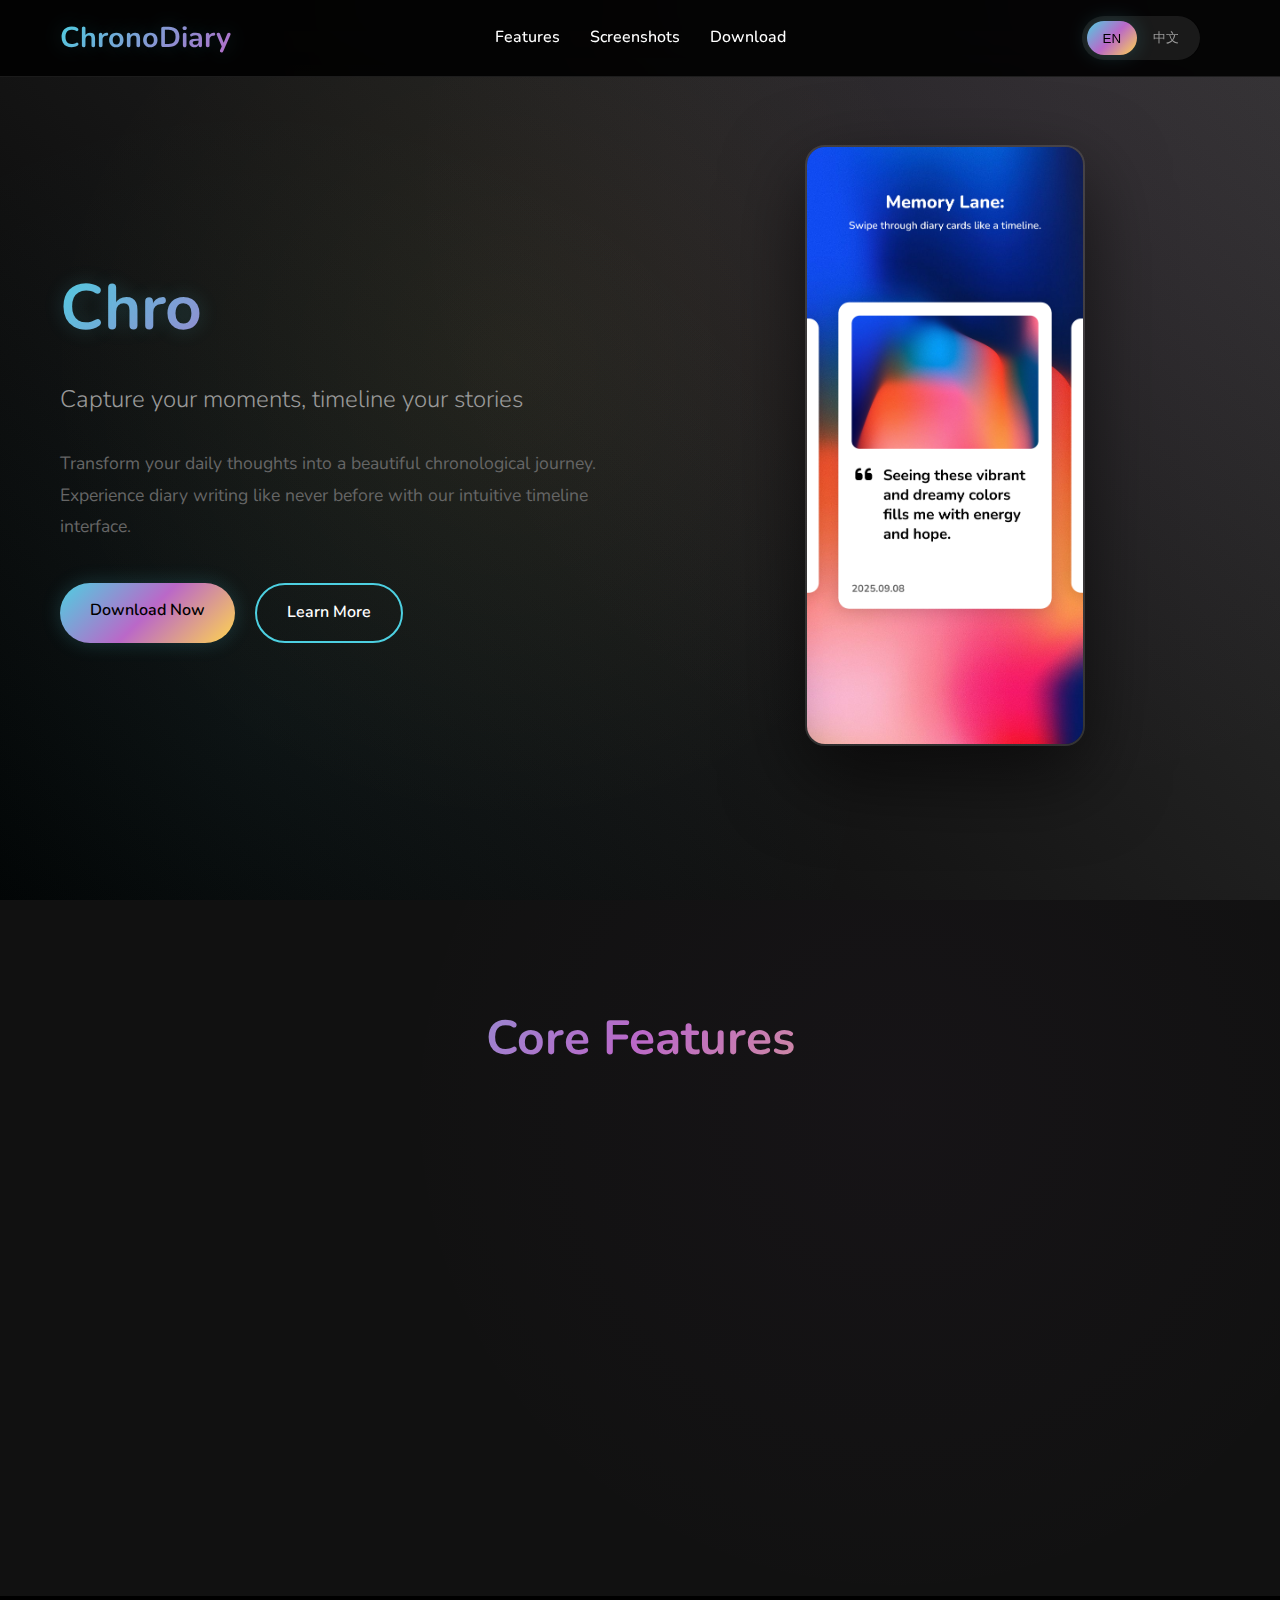
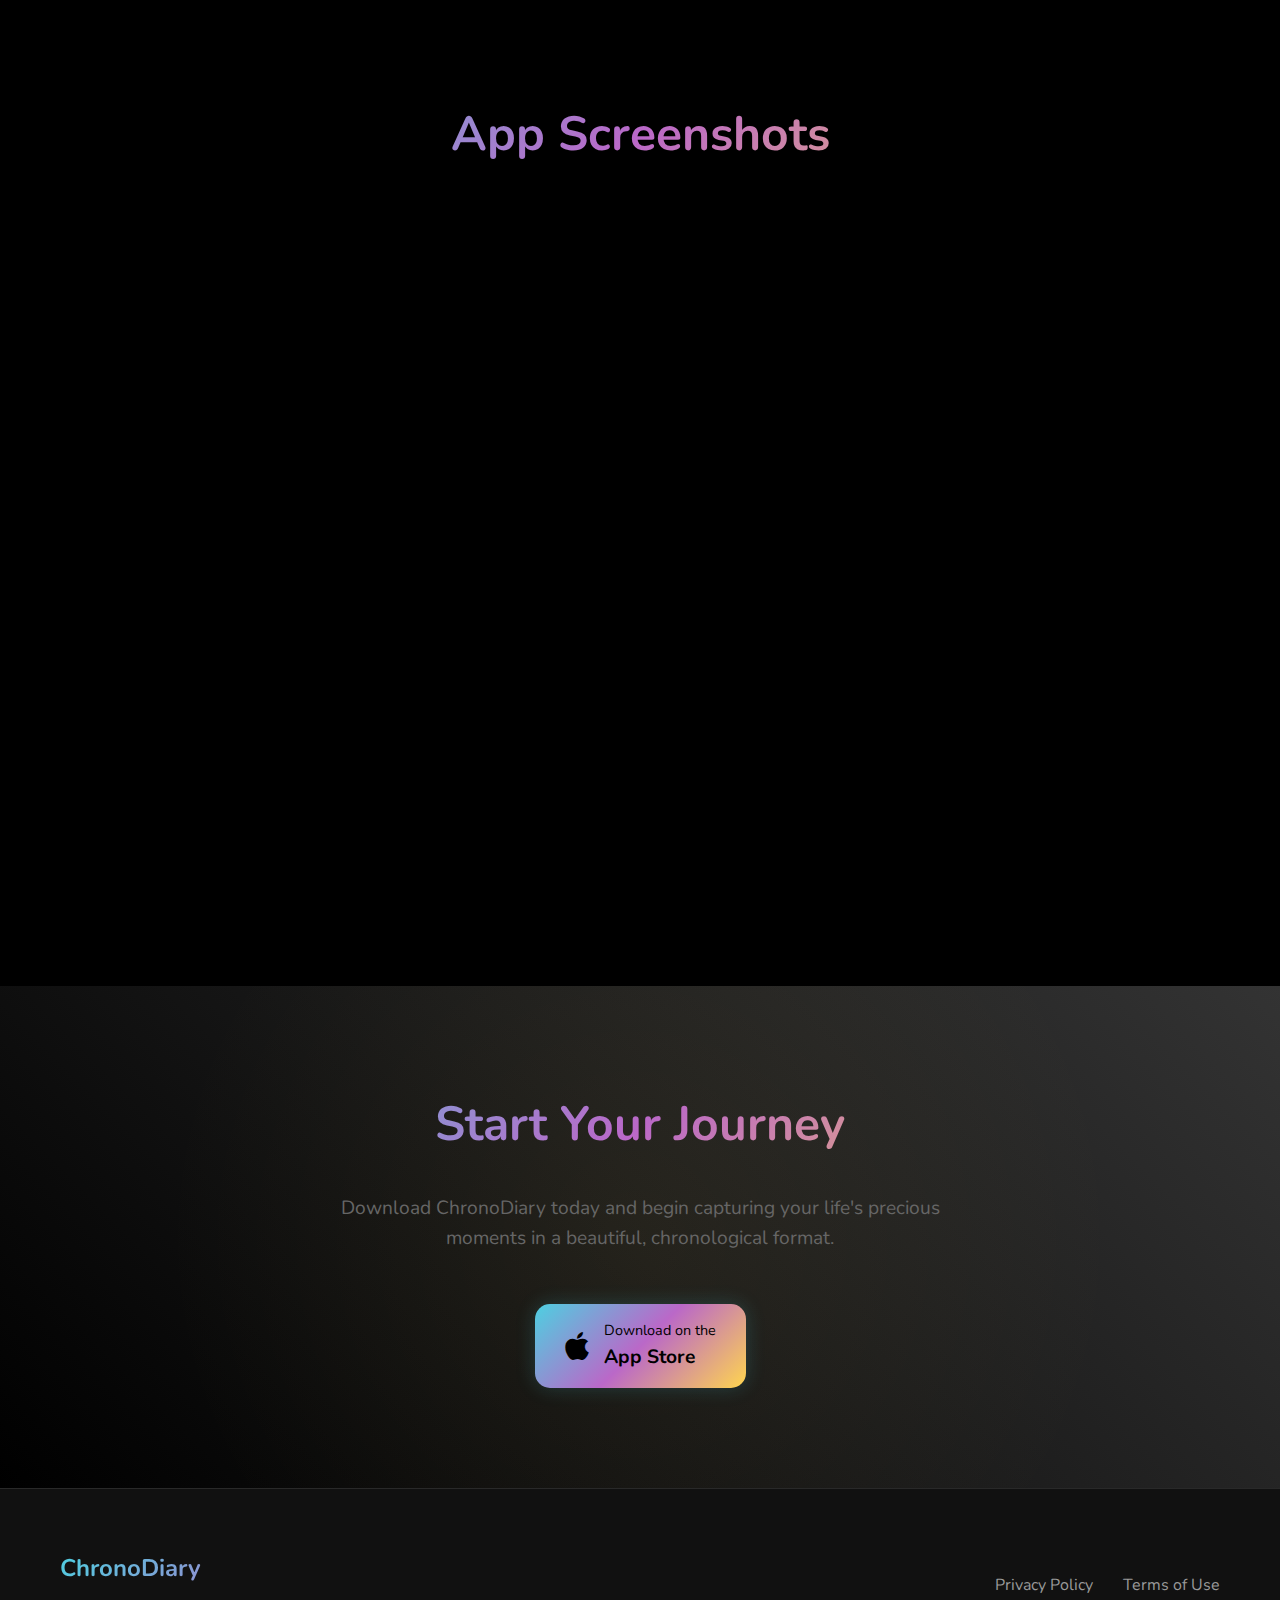
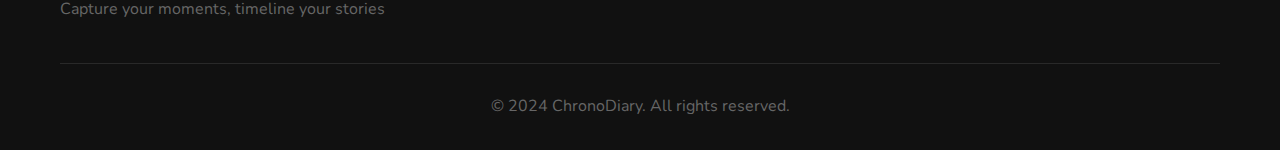
<file: index.html>
<!DOCTYPE html>
<html lang="en">
<head>
    <meta charset="UTF-8">
    <meta name="viewport" content="width=device-width, initial-scale=1.0">
    <title>ChronoDiary - Capture your moments, timeline your stories</title>
    <link rel="stylesheet" href="styles.css">
    <!-- Nunito Font -->
    <style>
        @font-face {
            font-family: 'Nunito';
            src: url('assets/font/Nunito-Regular.ttf') format('truetype');
            font-weight: 400;
            font-style: normal;
        }
        @font-face {
            font-family: 'Nunito';
            src: url('assets/font/Nunito-Italic.ttf') format('truetype');
            font-weight: 400;
            font-style: italic;
        }
        @font-face {
            font-family: 'Nunito';
            src: url('assets/font/Nunito-Light.ttf') format('truetype');
            font-weight: 300;
            font-style: normal;
        }
        @font-face {
            font-family: 'Nunito';
            src: url('assets/font/Nunito-LightItalic.ttf') format('truetype');
            font-weight: 300;
            font-style: italic;
        }
        @font-face {
            font-family: 'Nunito';
            src: url('assets/font/Nunito-Medium.ttf') format('truetype');
            font-weight: 500;
            font-style: normal;
        }
        @font-face {
            font-family: 'Nunito';
            src: url('assets/font/Nunito-MediumItalic.ttf') format('truetype');
            font-weight: 500;
            font-style: italic;
        }
        @font-face {
            font-family: 'Nunito';
            src: url('assets/font/Nunito-SemiBold.ttf') format('truetype');
            font-weight: 600;
            font-style: normal;
        }
        @font-face {
            font-family: 'Nunito';
            src: url('assets/font/Nunito-SemiBoldItalic.ttf') format('truetype');
            font-weight: 600;
            font-style: italic;
        }
        @font-face {
            font-family: 'Nunito';
            src: url('assets/font/Nunito-Bold.ttf') format('truetype');
            font-weight: 700;
            font-style: normal;
        }
        @font-face {
            font-family: 'Nunito';
            src: url('assets/font/Nunito-BoldItalic.ttf') format('truetype');
            font-weight: 700;
            font-style: italic;
        }
        @font-face {
            font-family: 'Nunito';
            src: url('assets/font/Nunito-ExtraBold.ttf') format('truetype');
            font-weight: 800;
            font-style: normal;
        }
        @font-face {
            font-family: 'Nunito';
            src: url('assets/font/Nunito-ExtraBoldItalic.ttf') format('truetype');
            font-weight: 800;
            font-style: italic;
        }
        @font-face {
            font-family: 'Nunito';
            src: url('assets/font/Nunito-Black.ttf') format('truetype');
            font-weight: 900;
            font-style: normal;
        }
        @font-face {
            font-family: 'Nunito';
            src: url('assets/font/Nunito-BlackItalic.ttf') format('truetype');
            font-weight: 900;
            font-style: italic;
        }
    </style>
    <link rel="stylesheet" href="https://cdnjs.cloudflare.com/ajax/libs/font-awesome/6.0.0/css/all.min.css">
</head>
<body>
    <!-- Navigation -->
    <nav class="navbar">
        <div class="nav-container">
            <div class="nav-logo">
                <h1>ChronoDiary</h1>
            </div>
            <div class="nav-menu">
                <a href="#features" class="nav-link" data-en="Features" data-zh="功能">Features</a>
                <a href="#screenshots" class="nav-link" data-en="Screenshots" data-zh="截图">Screenshots</a>
                <a href="#download" class="nav-link" data-en="Download" data-zh="下载">Download</a>
            </div>
            <div class="nav-right">
                <div class="language-switcher">
                    <button class="lang-btn active" data-lang="en">EN</button>
                    <button class="lang-btn" data-lang="zh">中文</button>
                </div>
                <div class="hamburger">
                    <span></span>
                    <span></span>
                    <span></span>
                </div>
            </div>
        </div>
    </nav>

    <!-- Hero Section -->
    <section class="hero">
        <div class="hero-container">
            <div class="hero-content">
                <h1 class="hero-title">ChronoDiary</h1>
                <p class="hero-slogan" data-en="Capture your moments, timeline your stories" data-zh="捕捉你的时刻，时间线记录你的故事">Capture your moments, timeline your stories</p>
                <p class="hero-description" data-en="Transform your daily thoughts into a beautiful chronological journey. Experience diary writing like never before with our intuitive timeline interface." data-zh="将你的日常想法转化为美丽的时间线旅程。通过我们直观的时间线界面，体验前所未有的日记写作。">Transform your daily thoughts into a beautiful chronological journey. Experience diary writing like never before with our intuitive timeline interface.</p>
                <div class="hero-buttons">
                    <a href="#download" class="btn-primary" data-en="Download Now" data-zh="立即下载">Download Now</a>
                    <a href="#features" class="btn-secondary" data-en="Learn More" data-zh="了解更多">Learn More</a>
                </div>
            </div>
            <div class="hero-visual">
                <div class="app-screenshot">
                    <img src="assets/Screenshots/ChronoDiary_1242_2.png" alt="ChronoDiary Memory Lane Feature">
                </div>
            </div>
        </div>
    </section>

    <!-- Features Section -->
    <section id="features" class="features">
        <div class="container">
            <h2 class="section-title" data-en="Core Features" data-zh="核心功能">Core Features</h2>
            <div class="features-grid">
                <div class="feature-card">
                    <div class="feature-icon">
                        <i class="fas fa-calendar-alt"></i>
                    </div>
                    <h3 data-en="Chronological Feed" data-zh="时间线动态">Chronological Feed</h3>
                    <p data-en="View diary entries arranged by date and time in a beautiful timeline format that makes it easy to navigate through your memories." data-zh="以美丽的时间线格式查看按日期和时间排列的日记条目，让您轻松浏览回忆。">View diary entries arranged by date and time in a beautiful timeline format that makes it easy to navigate through your memories.</p>
                </div>
                <div class="feature-card">
                    <div class="feature-icon">
                        <i class="fas fa-mobile-alt"></i>
                    </div>
                    <h3 data-en="Memory Lane" data-zh="回忆长廊">Memory Lane</h3>
                    <p data-en="Swipe through diary cards like a timeline, reliving your memories with smooth, intuitive gestures that make browsing your past effortless." data-zh="像时间线一样滑动日记卡片，通过流畅直观的手势重温回忆，让浏览过去变得轻松。">Swipe through diary cards like a timeline, reliving your memories with smooth, intuitive gestures that make browsing your past effortless.</p>
                </div>
                <div class="feature-card">
                    <div class="feature-icon">
                        <i class="fas fa-plus-circle"></i>
                    </div>
                    <h3 data-en="Quick Add" data-zh="快速添加">Quick Add</h3>
                    <p data-en="Instantly capture thoughts as they come with our streamlined interface. No complex forms, just pure, spontaneous expression." data-zh="通过我们简化的界面即时捕捉想法。没有复杂的表单，只有纯粹、自发的表达。">Instantly capture thoughts as they come with our streamlined interface. No complex forms, just pure, spontaneous expression.</p>
                </div>
            </div>
        </div>
    </section>

    <!-- Screenshots Section -->
    <section id="screenshots" class="screenshots">
        <div class="container">
            <h2 class="section-title" data-en="App Screenshots" data-zh="应用截图">App Screenshots</h2>
            <div class="screenshots-grid">
                <div class="screenshot-item">
                    <img src="assets/Screenshots/ChronoDiary_1242_1.png" alt="ChronoDiary Screenshot 1">
                </div>
                <div class="screenshot-item">
                    <img src="assets/Screenshots/ChronoDiary_1242_2.png" alt="ChronoDiary Screenshot 2">
                </div>
                <div class="screenshot-item">
                    <img src="assets/Screenshots/ChronoDiary_1242_3.png" alt="ChronoDiary Screenshot 3">
                </div>
            </div>
        </div>
    </section>

    <!-- Download Section -->
    <section id="download" class="download">
        <div class="container">
            <div class="download-content">
                <h2 data-en="Start Your Journey" data-zh="开始你的旅程">Start Your Journey</h2>
                <p data-en="Download ChronoDiary today and begin capturing your life's precious moments in a beautiful, chronological format." data-zh="立即下载ChronoDiary，开始以美丽的时间线格式捕捉你生命中的珍贵时刻。">Download ChronoDiary today and begin capturing your life's precious moments in a beautiful, chronological format.</p>
                <div class="download-buttons">
                    <a href="#" class="download-btn">
                        <i class="fab fa-apple"></i>
                        <div>
                            <span data-en="Download on the" data-zh="在">Download on the</span>
                            <span data-en="App Store" data-zh="App Store">App Store</span>
                        </div>
                    </a>
                </div>
            </div>
        </div>
    </section>

    <!-- Footer -->
    <footer class="footer">
        <div class="container">
            <div class="footer-content">
                <div class="footer-logo">
                    <h3>ChronoDiary</h3>
                    <p data-en="Capture your moments, timeline your stories" data-zh="捕捉你的时刻，时间线记录你的故事">Capture your moments, timeline your stories</p>
                </div>
                <div class="footer-links">
                    <a href="https://www.notion.so/Privacy-Policy-268cfef507d580fca1fce3320b1b64cd?source=copy_link" target="_blank" data-en="Privacy Policy" data-zh="隐私政策">Privacy Policy</a>
                    <a href="https://www.notion.so/Terms-of-Use-268cfef507d5809dbb89fb0d4ff263b5?source=copy_link" target="_blank" data-en="Terms of Use" data-zh="使用条款">Terms of Use</a>
                </div>
            </div>
            <div class="footer-bottom">
                <p>&copy; 2024 ChronoDiary. <span data-en="All rights reserved." data-zh="保留所有权利。">All rights reserved.</span></p>
            </div>
        </div>
    </footer>

    <script src="script.js"></script>
</body>
</html>
</file>
<file: styles.css>
/* Reset and Base Styles */
* {
    margin: 0;
    padding: 0;
    box-sizing: border-box;
}

:root {
    --primary-black: #000000;
    --secondary-black: #111111;
    --accent-white: #ffffff;
    --text-gray: #666666;
    --text-light: #999999;
    --fluorescent-cyan: #4dd0e1;
    --fluorescent-magenta: #ba68c8;
    --fluorescent-yellow: #ffd54f;
    --gradient-primary: linear-gradient(135deg, #4dd0e1 0%, #ba68c8 50%, #ffd54f 100%);
    --gradient-secondary: linear-gradient(45deg, #000000 0%, #333333 100%);
    --shadow-glow: 0 0 20px rgba(77, 208, 225, 0.2);
    --shadow-glow-magenta: 0 0 20px rgba(186, 104, 200, 0.2);
    --shadow-glow-yellow: 0 0 20px rgba(255, 213, 79, 0.2);
}

body {
    font-family: 'Nunito', sans-serif;
    background-color: var(--primary-black);
    color: var(--accent-white);
    line-height: 1.6;
    overflow-x: hidden;
}

.container {
    max-width: 1200px;
    margin: 0 auto;
    padding: 0 20px;
}

/* Language Switcher */
.language-switcher {
    display: flex;
    background: rgba(255, 255, 255, 0.1);
    border-radius: 25px;
    padding: 5px;
    backdrop-filter: blur(10px);
    margin-right: 20px;
}

.lang-btn {
    background: transparent;
    border: none;
    color: var(--text-light);
    padding: 8px 16px;
    border-radius: 20px;
    cursor: pointer;
    transition: all 0.3s ease;
    font-weight: 500;
}

.lang-btn.active {
    background: var(--gradient-primary);
    color: var(--primary-black);
    box-shadow: var(--shadow-glow);
}

.lang-btn:hover:not(.active) {
    color: var(--accent-white);
    background: rgba(255, 255, 255, 0.1);
}

/* Navigation */
.navbar {
    position: fixed;
    top: 0;
    width: 100%;
    background: rgba(0, 0, 0, 0.9);
    backdrop-filter: blur(20px);
    z-index: 999;
    padding: 15px 0;
    border-bottom: 1px solid rgba(255, 255, 255, 0.1);
}

.nav-container {
    max-width: 1200px;
    margin: 0 auto;
    padding: 0 20px;
    display: flex;
    justify-content: space-between;
    align-items: center;
    position: relative;
}

.nav-logo {
    flex: 1;
}

.nav-logo h1 {
    background: var(--gradient-primary);
    -webkit-background-clip: text;
    -webkit-text-fill-color: transparent;
    background-clip: text;
    font-size: 1.8rem;
    font-weight: 700;
    text-shadow: var(--shadow-glow);
}

.nav-menu {
    display: flex;
    gap: 30px;
    flex: 1;
    justify-content: center;
}

.nav-right {
    display: flex;
    align-items: center;
    flex: 1;
    justify-content: flex-end;
}

.nav-link {
    color: var(--accent-white);
    text-decoration: none;
    font-weight: 500;
    transition: all 0.3s ease;
    position: relative;
}

.nav-link:hover {
    color: var(--fluorescent-cyan);
    text-shadow: 0 0 10px var(--fluorescent-cyan);
}

.nav-link::after {
    content: '';
    position: absolute;
    bottom: -5px;
    left: 0;
    width: 0;
    height: 2px;
    background: var(--gradient-primary);
    transition: width 0.3s ease;
}

.nav-link:hover::after {
    width: 100%;
}

.hamburger {
    display: none;
    flex-direction: column;
    cursor: pointer;
}

.hamburger span {
    width: 25px;
    height: 3px;
    background: var(--accent-white);
    margin: 3px 0;
    transition: 0.3s;
}

/* Hero Section */
.hero {
    min-height: 100vh;
    display: flex;
    align-items: center;
    background: var(--gradient-secondary);
    position: relative;
    overflow: hidden;
}

.hero::before {
    content: '';
    position: absolute;
    top: 0;
    left: 0;
    right: 0;
    bottom: 0;
    background: radial-gradient(circle at 20% 80%, rgba(77, 208, 225, 0.05) 0%, transparent 50%),
                radial-gradient(circle at 80% 20%, rgba(186, 104, 200, 0.05) 0%, transparent 50%),
                radial-gradient(circle at 40% 40%, rgba(255, 213, 79, 0.05) 0%, transparent 50%);
    animation: float 6s ease-in-out infinite;
}

@keyframes float {
    0%, 100% { transform: translateY(0px); }
    50% { transform: translateY(-20px); }
}

.hero-container {
    max-width: 1200px;
    margin: 0 auto;
    padding: 0 20px;
    display: grid;
    grid-template-columns: 1fr 1fr;
    gap: 60px;
    align-items: center;
    position: relative;
    z-index: 2;
}

.hero-content {
    animation: slideInLeft 1s ease-out;
}

@keyframes slideInLeft {
    from {
        opacity: 0;
        transform: translateX(-50px);
    }
    to {
        opacity: 1;
        transform: translateX(0);
    }
}

.hero-title {
    font-size: 4rem;
    font-weight: 700;
    background: var(--gradient-primary);
    -webkit-background-clip: text;
    -webkit-text-fill-color: transparent;
    background-clip: text;
    margin-bottom: 20px;
    text-shadow: var(--shadow-glow);
    animation: glow 2s ease-in-out infinite alternate;
}

@keyframes glow {
    from { filter: drop-shadow(0 0 20px rgba(77, 208, 225, 0.3)); }
    to { filter: drop-shadow(0 0 30px rgba(186, 104, 200, 0.3)); }
}

.hero-slogan {
    font-size: 1.5rem;
    color: var(--text-light);
    margin-bottom: 30px;
    font-weight: 300;
}

.hero-description {
    font-size: 1.1rem;
    color: var(--text-gray);
    margin-bottom: 40px;
    line-height: 1.8;
}

.hero-buttons {
    display: flex;
    gap: 20px;
}

.btn-primary, .btn-secondary {
    padding: 15px 30px;
    border-radius: 50px;
    text-decoration: none;
    font-weight: 600;
    transition: all 0.3s ease;
    display: inline-block;
    position: relative;
    overflow: hidden;
}

.btn-primary {
    background: var(--gradient-primary);
    color: var(--primary-black);
    box-shadow: var(--shadow-glow);
}

.btn-primary:hover {
    transform: translateY(-2px);
    box-shadow: 0 10px 30px rgba(77, 208, 225, 0.3);
}

.btn-secondary {
    background: transparent;
    color: var(--accent-white);
    border: 2px solid var(--fluorescent-cyan);
}

.btn-secondary:hover {
    background: var(--fluorescent-cyan);
    color: var(--primary-black);
    box-shadow: var(--shadow-glow);
}

.hero-visual {
    display: flex;
    justify-content: center;
    align-items: center;
    animation: slideInRight 1s ease-out;
}

@keyframes slideInRight {
    from {
        opacity: 0;
        transform: translateX(50px);
    }
    to {
        opacity: 1;
        transform: translateX(0);
    }
}

.app-screenshot {
    max-width: 280px;
    width: 100%;
    height: auto;
    position: relative;
}

.app-screenshot img {
    width: 100%;
    height: auto;
    border-radius: 20px;
    box-shadow: 0 30px 80px rgba(0, 0, 0, 0.6);
    transition: all 0.3s ease;
    border: 2px solid rgba(255, 255, 255, 0.1);
}

.app-screenshot:hover img {
    transform: scale(1.02);
    box-shadow: 0 40px 100px rgba(77, 208, 225, 0.2);
}

/* Features Section */
.features {
    padding: 100px 0;
    background: var(--secondary-black);
    position: relative;
}

.features::before {
    content: '';
    position: absolute;
    top: 0;
    left: 0;
    right: 0;
    bottom: 0;
    background: radial-gradient(circle at 70% 30%, rgba(186, 104, 200, 0.03) 0%, transparent 50%);
}

.section-title {
    text-align: center;
    font-size: 3rem;
    font-weight: 700;
    margin-bottom: 60px;
    background: var(--gradient-primary);
    -webkit-background-clip: text;
    -webkit-text-fill-color: transparent;
    background-clip: text;
    position: relative;
    z-index: 2;
}

.features-grid {
    display: grid;
    grid-template-columns: repeat(auto-fit, minmax(350px, 1fr));
    gap: 40px;
    position: relative;
    z-index: 2;
}

.feature-card {
    background: rgba(255, 255, 255, 0.03);
    border-radius: 20px;
    padding: 40px 30px;
    text-align: center;
    border: 1px solid rgba(255, 255, 255, 0.1);
    backdrop-filter: blur(10px);
    transition: all 0.3s ease;
    position: relative;
    overflow: hidden;
}

.feature-card::before {
    content: '';
    position: absolute;
    top: 0;
    left: -100%;
    width: 100%;
    height: 100%;
    background: linear-gradient(90deg, transparent, rgba(255, 255, 255, 0.1), transparent);
    transition: left 0.5s ease;
}

.feature-card:hover::before {
    left: 100%;
}

.feature-card:hover {
    transform: translateY(-10px);
    border-color: var(--fluorescent-cyan);
    box-shadow: var(--shadow-glow);
}

.feature-icon {
    width: 80px;
    height: 80px;
    margin: 0 auto 30px;
    background: var(--gradient-primary);
    border-radius: 50%;
    display: flex;
    align-items: center;
    justify-content: center;
    font-size: 2rem;
    color: var(--primary-black);
    box-shadow: var(--shadow-glow);
}

.feature-card h3 {
    font-size: 1.5rem;
    font-weight: 600;
    margin-bottom: 20px;
    color: var(--accent-white);
}

.feature-card p {
    color: var(--text-gray);
    line-height: 1.7;
}

/* Screenshots Section */
.screenshots {
    padding: 100px 0;
    background: var(--primary-black);
}

.screenshots-grid {
    display: grid;
    grid-template-columns: repeat(auto-fit, minmax(300px, 1fr));
    gap: 40px;
    margin-top: 60px;
}

.screenshot-item {
    text-align: center;
    position: relative;
}

.screenshot-item img {
    width: 100%;
    max-width: 300px;
    height: auto;
    border-radius: 20px;
    box-shadow: 0 20px 60px rgba(0, 0, 0, 0.5);
    transition: all 0.3s ease;
    border: 2px solid transparent;
}

.screenshot-item:hover img {
    transform: scale(1.05);
    border-color: var(--fluorescent-cyan);
    box-shadow: 0 30px 80px rgba(77, 208, 225, 0.2);
}

/* Download Section */
.download {
    padding: 100px 0;
    background: var(--gradient-secondary);
    text-align: center;
    position: relative;
}

.download::before {
    content: '';
    position: absolute;
    top: 0;
    left: 0;
    right: 0;
    bottom: 0;
    background: radial-gradient(circle at 50% 50%, rgba(255, 213, 79, 0.05) 0%, transparent 70%);
}

.download-content {
    position: relative;
    z-index: 2;
}

.download-content h2 {
    font-size: 3rem;
    font-weight: 700;
    margin-bottom: 30px;
    background: var(--gradient-primary);
    -webkit-background-clip: text;
    -webkit-text-fill-color: transparent;
    background-clip: text;
}

.download-content p {
    font-size: 1.2rem;
    color: var(--text-gray);
    margin-bottom: 50px;
    max-width: 600px;
    margin-left: auto;
    margin-right: auto;
}

.download-buttons {
    display: flex;
    justify-content: center;
    gap: 20px;
}

.download-btn {
    display: flex;
    align-items: center;
    gap: 15px;
    background: var(--gradient-primary);
    color: var(--primary-black);
    padding: 15px 30px;
    border-radius: 15px;
    text-decoration: none;
    font-weight: 600;
    transition: all 0.3s ease;
    box-shadow: var(--shadow-glow);
}

.download-btn:hover {
    transform: translateY(-3px);
    box-shadow: 0 15px 40px rgba(77, 208, 225, 0.3);
}

.download-btn i {
    font-size: 2rem;
}

.download-btn div {
    display: flex;
    flex-direction: column;
    align-items: flex-start;
}

.download-btn div span:first-child {
    font-size: 0.9rem;
    font-weight: 400;
}

.download-btn div span:last-child {
    font-size: 1.2rem;
    font-weight: 700;
}

/* Footer */
.footer {
    background: var(--secondary-black);
    padding: 60px 0 30px;
    border-top: 1px solid rgba(255, 255, 255, 0.1);
}

.footer-content {
    display: grid;
    grid-template-columns: 1fr 1fr;
    gap: 40px;
    margin-bottom: 40px;
}

.footer-logo h3 {
    background: var(--gradient-primary);
    -webkit-background-clip: text;
    -webkit-text-fill-color: transparent;
    background-clip: text;
    font-size: 1.5rem;
    font-weight: 700;
    margin-bottom: 10px;
}

.footer-logo p {
    color: var(--text-gray);
}

.footer-links {
    display: flex;
    gap: 30px;
    justify-content: flex-end;
    align-items: center;
}

.footer-links a {
    color: var(--text-light);
    text-decoration: none;
    transition: all 0.3s ease;
}

.footer-links a:hover {
    color: var(--fluorescent-cyan);
    text-shadow: 0 0 10px var(--fluorescent-cyan);
}

.footer-bottom {
    text-align: center;
    padding-top: 30px;
    border-top: 1px solid rgba(255, 255, 255, 0.1);
    color: var(--text-gray);
}

/* Responsive Design */
@media (max-width: 768px) {
    .hamburger {
        display: flex;
    }
    
    .nav-menu {
        display: none;
    }
    
    .language-switcher {
        margin-right: 10px;
    }
    
    .hero-container {
        grid-template-columns: 1fr;
        gap: 40px;
        text-align: center;
    }
    
    .hero-title {
        font-size: 2.5rem;
    }
    
    .hero-slogan {
        font-size: 1.2rem;
    }
    
    .hero-buttons {
        flex-direction: column;
        align-items: center;
    }
    
    .app-screenshot {
        max-width: 220px;
    }
    
    .features-grid {
        grid-template-columns: 1fr;
    }
    
    .screenshots-grid {
        grid-template-columns: 1fr;
    }
    
    .footer-content {
        grid-template-columns: 1fr;
        text-align: center;
    }
    
    .footer-links {
        justify-content: center;
    }
    
    .download-buttons {
        flex-direction: column;
        align-items: center;
    }
    
    .language-switcher {
        top: 10px;
        right: 10px;
    }
}

@media (max-width: 480px) {
    .container {
        padding: 0 15px;
    }
    
    .hero-title {
        font-size: 2rem;
    }
    
    .section-title {
        font-size: 2rem;
    }
    
    .download-content h2 {
        font-size: 2rem;
    }
    
    .app-screenshot {
        max-width: 180px;
    }
    
    .feature-card {
        padding: 30px 20px;
    }
}

/* Smooth scrolling */
html {
    scroll-behavior: smooth;
}

/* Loading animation */
@keyframes fadeInUp {
    from {
        opacity: 0;
        transform: translateY(30px);
    }
    to {
        opacity: 1;
        transform: translateY(0);
    }
}

.feature-card, .screenshot-item {
    animation: fadeInUp 0.6s ease-out;
}

/* Custom scrollbar */
::-webkit-scrollbar {
    width: 8px;
}

::-webkit-scrollbar-track {
    background: var(--secondary-black);
}

::-webkit-scrollbar-thumb {
    background: var(--gradient-primary);
    border-radius: 4px;
}

::-webkit-scrollbar-thumb:hover {
    background: var(--fluorescent-cyan);
}
</file>
